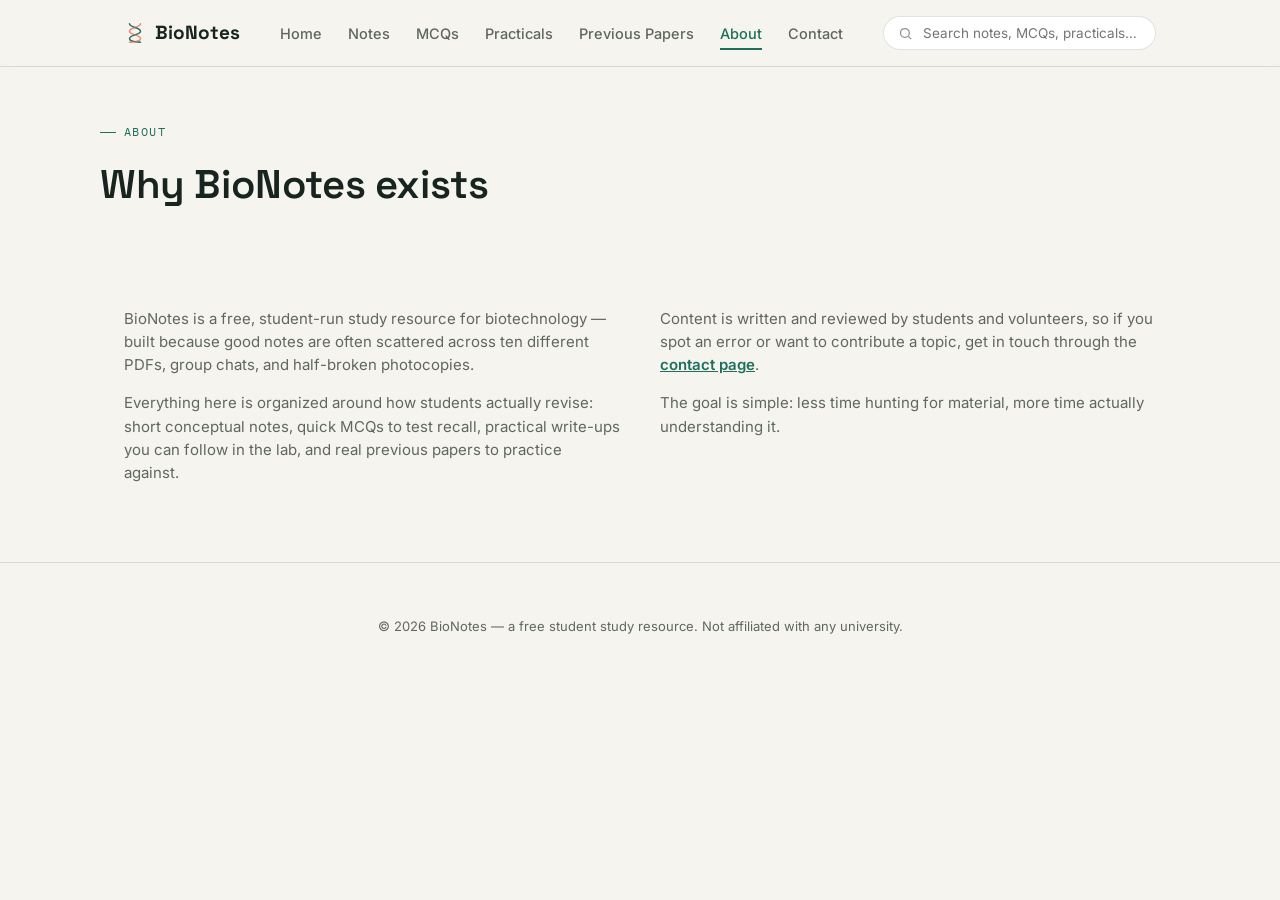
<file: about.html>
<!DOCTYPE html>
<html lang="en">
<head>
<meta charset="UTF-8">
<meta name="viewport" content="width=device-width, initial-scale=1.0">
<title>About — BioNotes</title>
<meta name="description" content="BioNotes is a free, student-run biotechnology study resource built to bring notes, MCQs, practicals and previous papers together in one organized place.">
<meta name="keywords" content="about BioNotes, biotechnology study resource, student-run biotechnology notes">
<meta name="robots" content="index, follow">
<link rel="canonical" href="https://example.com/about.html">
<meta property="og:type" content="website">
<meta property="og:title" content="About — BioNotes">
<meta property="og:description" content="Why BioNotes exists and who it's for.">
<meta property="og:url" content="https://example.com/about.html">
<link rel="preconnect" href="https://fonts.googleapis.com">
<link href="https://fonts.googleapis.com/css2?family=Space+Grotesk:wght@400;500;600;700&family=Inter:wght@400;500;600&family=IBM+Plex+Mono:wght@400;500&display=swap" rel="stylesheet">
<link rel="stylesheet" href="css/style.css">
</head>
<body data-page="about">

<header class="site">
  <nav class="nav">
    <a href="index.html" class="logo">
      <svg class="helix" viewBox="0 0 24 24" fill="none" xmlns="http://www.w3.org/2000/svg" aria-hidden="true">
        <path d="M6 2C6 6 18 6 18 10C18 14 6 14 6 18C6 22 18 22 18 22" stroke="#1E6F5C" stroke-width="1.6" stroke-linecap="round"/>
        <path d="M18 2C18 6 6 6 6 10C6 14 18 14 18 18C18 22 6 22 6 22" stroke="#E2634B" stroke-width="1.6" stroke-linecap="round" opacity="0.75"/>
      </svg>
      BioNotes
    </a>
    <ul class="nav-links" id="navLinks">
      <li><a href="index.html" data-page="home">Home</a></li>
      <li><a href="notes.html" data-page="notes">Notes</a></li>
      <li><a href="mcqs.html" data-page="mcqs">MCQs</a></li>
      <li><a href="practicals.html" data-page="practicals">Practicals</a></li>
      <li><a href="papers.html" data-page="papers">Previous Papers</a></li>
      <li><a href="about.html" data-page="about">About</a></li>
      <li><a href="contact.html" data-page="contact">Contact</a></li>
    </ul>
    <div class="nav-right">
      <div class="search-box">
        <svg width="15" height="15" viewBox="0 0 24 24" fill="none" stroke="currentColor" stroke-width="2"><circle cx="11" cy="11" r="7"/><line x1="21" y1="21" x2="16.65" y2="16.65"/></svg>
        <input type="text" id="searchInput" placeholder="Search notes, MCQs, practicals…" aria-label="Search site content">
      </div>
      <button class="hamburger" id="hamburgerBtn" aria-label="Toggle menu" aria-expanded="false">
        <span></span><span></span><span></span>
      </button>
    </div>
  </nav>
</header>

<main>
  <div class="wrap page-header">
    <div class="eyebrow">About</div>
    <h1>Why BioNotes exists</h1>
  </div>

  <section style="border-top:none;">
    <div class="wrap">
      <div class="about-grid">
        <div>
          <p>BioNotes is a free, student-run study resource for biotechnology — built because good notes are often scattered across ten different PDFs, group chats, and half-broken photocopies.</p>
          <p>Everything here is organized around how students actually revise: short conceptual notes, quick MCQs to test recall, practical write-ups you can follow in the lab, and real previous papers to practice against.</p>
        </div>
        <div>
          <p>Content is written and reviewed by students and volunteers, so if you spot an error or want to contribute a topic, get in touch through the <a href="contact.html" style="color:var(--teal); font-weight:600;">contact page</a>.</p>
          <p>The goal is simple: less time hunting for material, more time actually understanding it.</p>
        </div>
      </div>
    </div>
  </section>
</main>

<footer>
  <div class="wrap">
    <p>© <span id="year"></span> BioNotes — a free student study resource. Not affiliated with any university.</p>
  </div>
</footer>

<script src="js/main.js"></script>
</body>
</html>
</file>
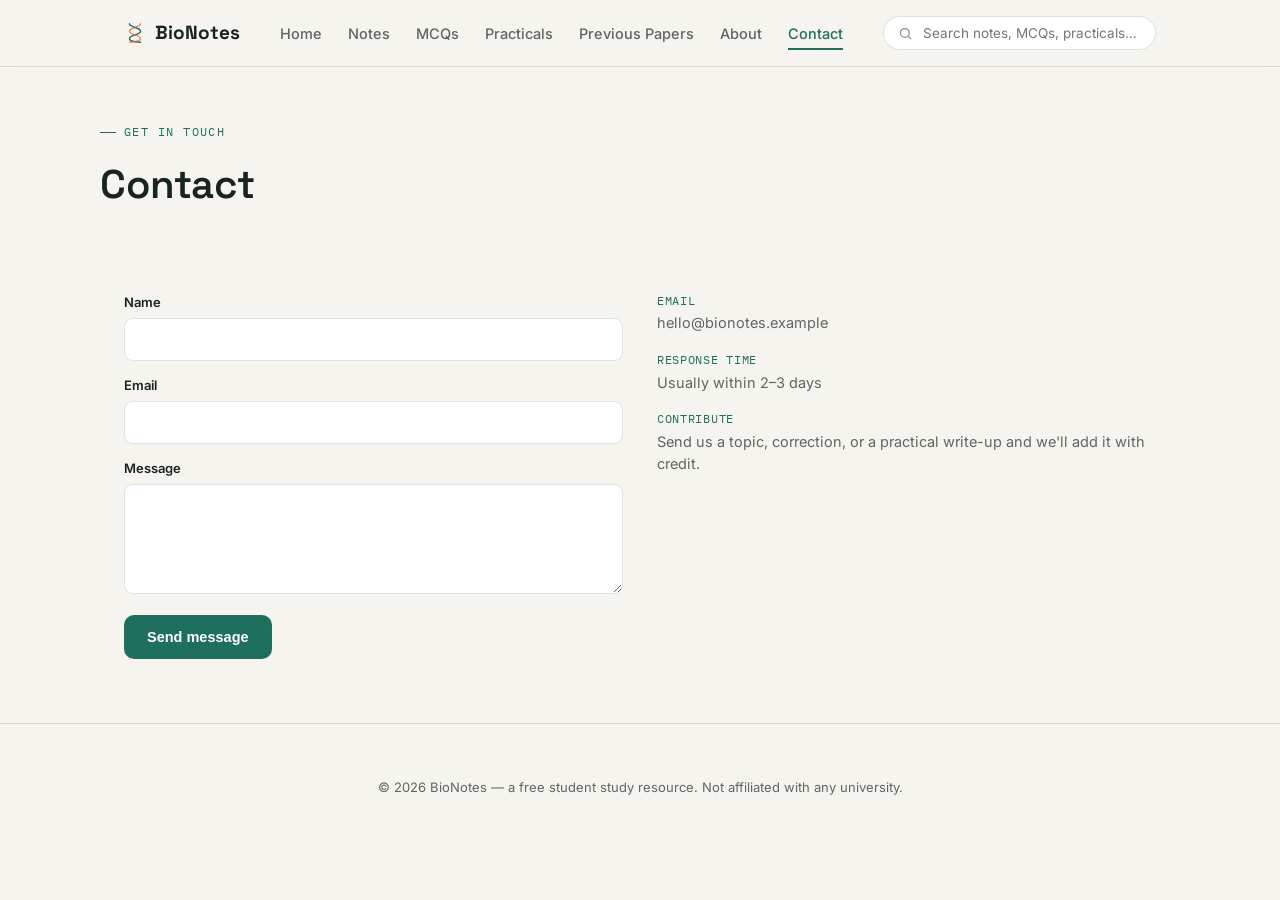
<file: contact.html>
<!DOCTYPE html>
<html lang="en">
<head>
<meta charset="UTF-8">
<meta name="viewport" content="width=device-width, initial-scale=1.0">
<title>Contact — BioNotes</title>
<meta name="description" content="Get in touch with BioNotes to report an error, suggest a topic, or contribute a practical write-up.">
<meta name="keywords" content="contact BioNotes, biotechnology notes contribution">
<meta name="robots" content="index, follow">
<link rel="canonical" href="https://example.com/contact.html">
<meta property="og:type" content="website">
<meta property="og:title" content="Contact — BioNotes">
<meta property="og:description" content="Get in touch with BioNotes.">
<meta property="og:url" content="https://example.com/contact.html">
<link rel="preconnect" href="https://fonts.googleapis.com">
<link href="https://fonts.googleapis.com/css2?family=Space+Grotesk:wght@400;500;600;700&family=Inter:wght@400;500;600&family=IBM+Plex+Mono:wght@400;500&display=swap" rel="stylesheet">
<link rel="stylesheet" href="css/style.css">
</head>
<body data-page="contact">

<header class="site">
  <nav class="nav">
    <a href="index.html" class="logo">
      <svg class="helix" viewBox="0 0 24 24" fill="none" xmlns="http://www.w3.org/2000/svg" aria-hidden="true">
        <path d="M6 2C6 6 18 6 18 10C18 14 6 14 6 18C6 22 18 22 18 22" stroke="#1E6F5C" stroke-width="1.6" stroke-linecap="round"/>
        <path d="M18 2C18 6 6 6 6 10C6 14 18 14 18 18C18 22 6 22 6 22" stroke="#E2634B" stroke-width="1.6" stroke-linecap="round" opacity="0.75"/>
      </svg>
      BioNotes
    </a>
    <ul class="nav-links" id="navLinks">
      <li><a href="index.html" data-page="home">Home</a></li>
      <li><a href="notes.html" data-page="notes">Notes</a></li>
      <li><a href="mcqs.html" data-page="mcqs">MCQs</a></li>
      <li><a href="practicals.html" data-page="practicals">Practicals</a></li>
      <li><a href="papers.html" data-page="papers">Previous Papers</a></li>
      <li><a href="about.html" data-page="about">About</a></li>
      <li><a href="contact.html" data-page="contact">Contact</a></li>
    </ul>
    <div class="nav-right">
      <div class="search-box">
        <svg width="15" height="15" viewBox="0 0 24 24" fill="none" stroke="currentColor" stroke-width="2"><circle cx="11" cy="11" r="7"/><line x1="21" y1="21" x2="16.65" y2="16.65"/></svg>
        <input type="text" id="searchInput" placeholder="Search notes, MCQs, practicals…" aria-label="Search site content">
      </div>
      <button class="hamburger" id="hamburgerBtn" aria-label="Toggle menu" aria-expanded="false">
        <span></span><span></span><span></span>
      </button>
    </div>
  </nav>
</header>

<main>
  <div class="wrap page-header">
    <div class="eyebrow">Get in touch</div>
    <h1>Contact</h1>
  </div>

  <section style="border-top:none;">
    <div class="wrap">
      <div class="contact-grid">
        <form class="contact-form" id="contactForm">
          <div class="field">
            <label for="cName">Name</label>
            <input type="text" id="cName" name="name" required>
          </div>
          <div class="field">
            <label for="cEmail">Email</label>
            <input type="email" id="cEmail" name="email" required>
          </div>
          <div class="field">
            <label for="cMsg">Message</label>
            <textarea id="cMsg" name="message" required></textarea>
          </div>
          <button type="submit" class="btn btn-primary" style="align-self:flex-start;">Send message</button>
          <p class="mono" id="formStatus" style="font-size:12.5px; color:var(--teal); display:none;">Thanks — your message is ready to send from your email app.</p>
        </form>
        <div class="contact-info">
          <div class="item"><span class="k">Email</span>hello@bionotes.example</div>
          <div class="item"><span class="k">Response time</span>Usually within 2–3 days</div>
          <div class="item"><span class="k">Contribute</span>Send us a topic, correction, or a practical write-up and we'll add it with credit.</div>
        </div>
      </div>
    </div>
  </section>
</main>

<footer>
  <div class="wrap">
    <p>© <span id="year"></span> BioNotes — a free student study resource. Not affiliated with any university.</p>
  </div>
</footer>

<script src="js/main.js"></script>
<script src="js/contact.js"></script>
</body>
</html>
</file>
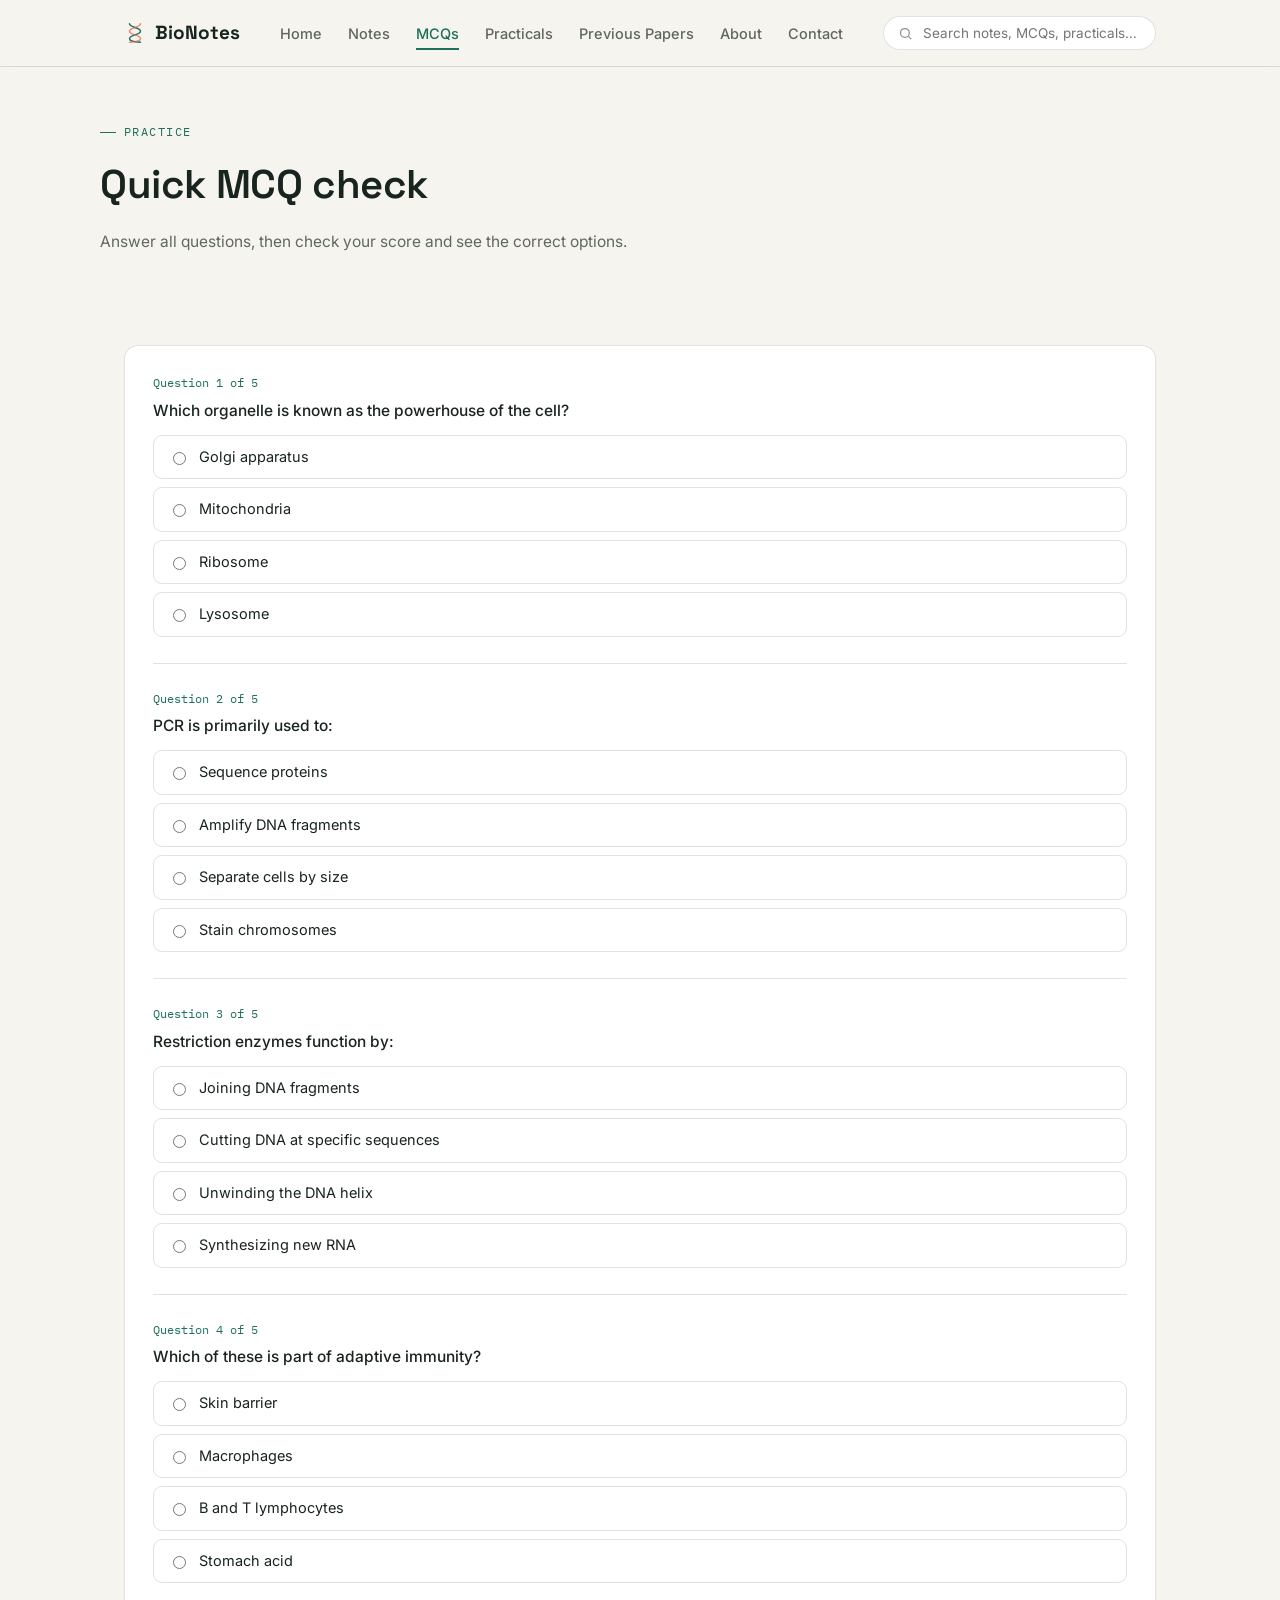
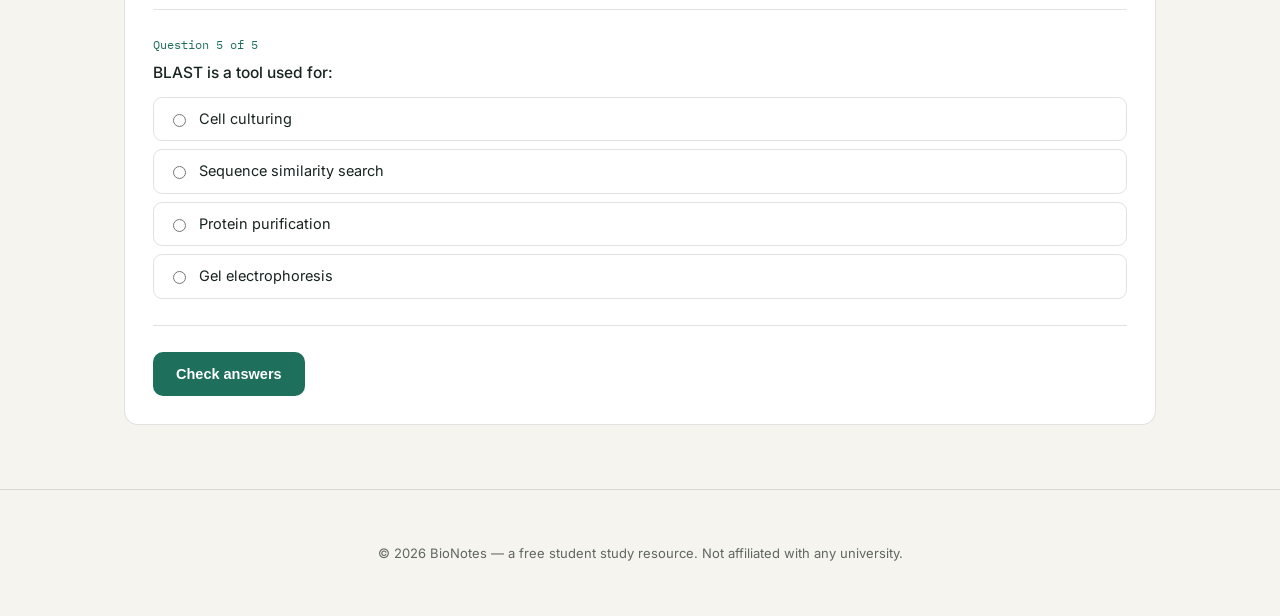
<file: mcqs.html>
<!DOCTYPE html>
<html lang="en">
<head>
<meta charset="UTF-8">
<meta name="viewport" content="width=device-width, initial-scale=1.0">
<title>Biotechnology MCQs — BioNotes</title>
<meta name="description" content="Practice biotechnology multiple-choice questions covering cell biology, genetics, genetic engineering, immunology and bioinformatics, with instant scoring.">
<meta name="keywords" content="biotechnology MCQs, biotech quiz, biotechnology practice questions">
<meta name="robots" content="index, follow">
<link rel="canonical" href="https://example.com/mcqs.html">
<meta property="og:type" content="website">
<meta property="og:title" content="Biotechnology MCQs — BioNotes">
<meta property="og:description" content="Practice biotechnology MCQs with instant scoring.">
<meta property="og:url" content="https://example.com/mcqs.html">
<link rel="preconnect" href="https://fonts.googleapis.com">
<link href="https://fonts.googleapis.com/css2?family=Space+Grotesk:wght@400;500;600;700&family=Inter:wght@400;500;600&family=IBM+Plex+Mono:wght@400;500&display=swap" rel="stylesheet">
<link rel="stylesheet" href="css/style.css">
</head>
<body data-page="mcqs">

<header class="site">
  <nav class="nav">
    <a href="index.html" class="logo">
      <svg class="helix" viewBox="0 0 24 24" fill="none" xmlns="http://www.w3.org/2000/svg" aria-hidden="true">
        <path d="M6 2C6 6 18 6 18 10C18 14 6 14 6 18C6 22 18 22 18 22" stroke="#1E6F5C" stroke-width="1.6" stroke-linecap="round"/>
        <path d="M18 2C18 6 6 6 6 10C6 14 18 14 18 18C18 22 6 22 6 22" stroke="#E2634B" stroke-width="1.6" stroke-linecap="round" opacity="0.75"/>
      </svg>
      BioNotes
    </a>
    <ul class="nav-links" id="navLinks">
      <li><a href="index.html" data-page="home">Home</a></li>
      <li><a href="notes.html" data-page="notes">Notes</a></li>
      <li><a href="mcqs.html" data-page="mcqs">MCQs</a></li>
      <li><a href="practicals.html" data-page="practicals">Practicals</a></li>
      <li><a href="papers.html" data-page="papers">Previous Papers</a></li>
      <li><a href="about.html" data-page="about">About</a></li>
      <li><a href="contact.html" data-page="contact">Contact</a></li>
    </ul>
    <div class="nav-right">
      <div class="search-box">
        <svg width="15" height="15" viewBox="0 0 24 24" fill="none" stroke="currentColor" stroke-width="2"><circle cx="11" cy="11" r="7"/><line x1="21" y1="21" x2="16.65" y2="16.65"/></svg>
        <input type="text" id="searchInput" placeholder="Search notes, MCQs, practicals…" aria-label="Search site content">
      </div>
      <button class="hamburger" id="hamburgerBtn" aria-label="Toggle menu" aria-expanded="false">
        <span></span><span></span><span></span>
      </button>
    </div>
  </nav>
</header>

<main>
  <div class="wrap page-header">
    <div class="eyebrow">Practice</div>
    <h1>Quick MCQ check</h1>
    <p class="lead">Answer all questions, then check your score and see the correct options.</p>
  </div>

  <section style="border-top:none;">
    <div class="wrap">
      <div class="quiz-panel" id="quizPanel">
        <!-- Rendered by js/mcqs.js from js/data.js -->
      </div>
    </div>
  </section>
</main>

<footer>
  <div class="wrap">
    <p>© <span id="year"></span> BioNotes — a free student study resource. Not affiliated with any university.</p>
  </div>
</footer>

<script src="js/data.js"></script>
<script src="js/main.js"></script>
<script src="js/mcqs.js"></script>
</body>
</html>
</file>
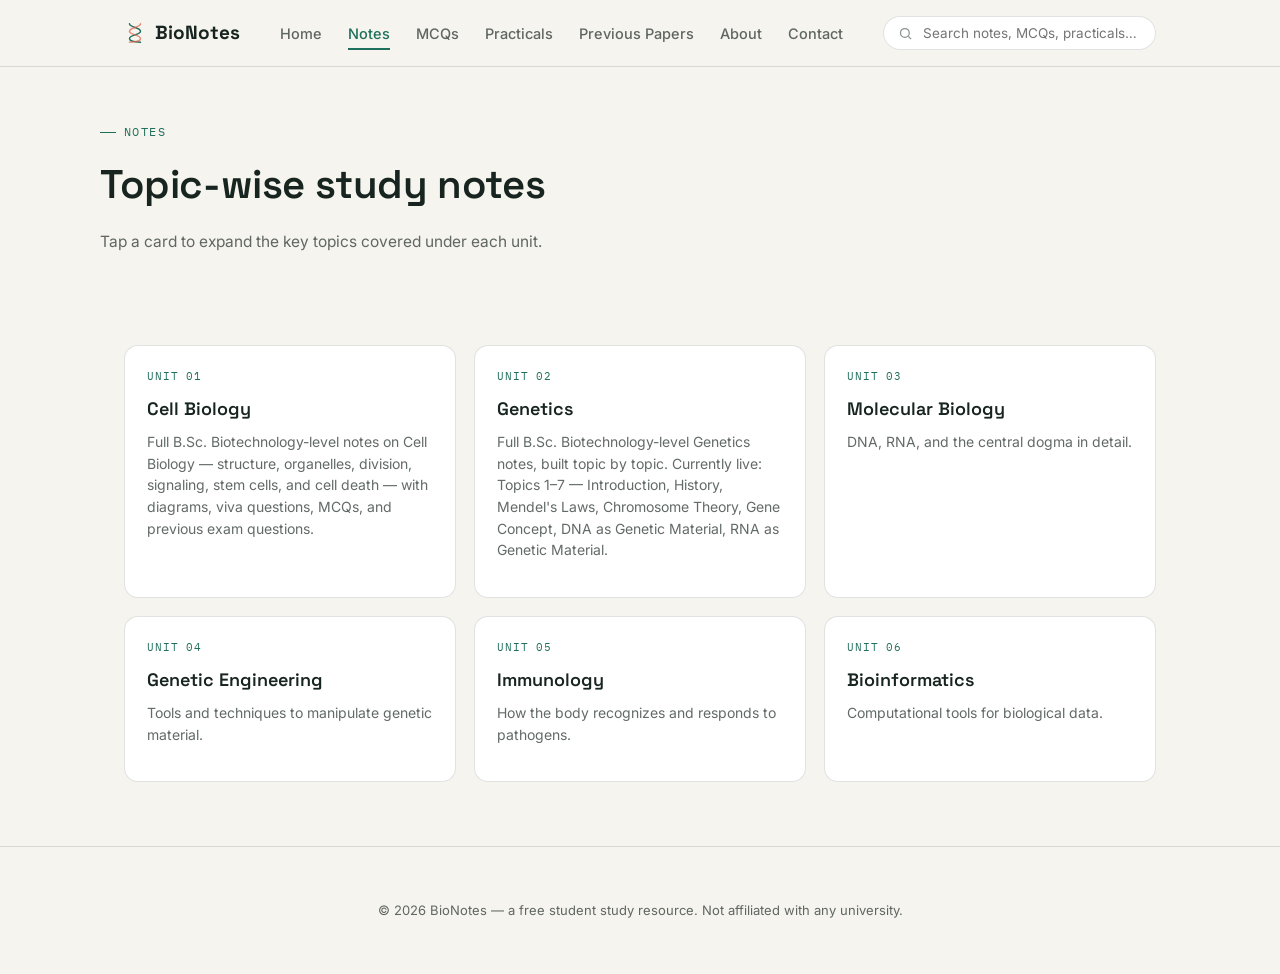
<file: notes.html>
<!DOCTYPE html>
<html lang="en">
<head>
<meta charset="UTF-8">
<meta name="viewport" content="width=device-width, initial-scale=1.0">
<title>Biotechnology Notes — BioNotes</title>
<meta name="description" content="Topic-wise biotechnology study notes covering cell biology, genetics, molecular biology, genetic engineering, immunology, and bioinformatics.">
<meta name="keywords" content="biotechnology notes, cell biology notes, genetics notes, molecular biology notes, bioinformatics notes">
<meta name="robots" content="index, follow">
<link rel="canonical" href="https://example.com/notes.html">
<meta property="og:type" content="website">
<meta property="og:title" content="Biotechnology Notes — BioNotes">
<meta property="og:description" content="Topic-wise biotechnology study notes across six core units.">
<meta property="og:url" content="https://example.com/notes.html">
<link rel="preconnect" href="https://fonts.googleapis.com">
<link href="https://fonts.googleapis.com/css2?family=Space+Grotesk:wght@400;500;600;700&family=Inter:wght@400;500;600&family=IBM+Plex+Mono:wght@400;500&display=swap" rel="stylesheet">
<link rel="stylesheet" href="css/style.css">
</head>
<body data-page="notes">

<header class="site">
  <nav class="nav">
    <a href="index.html" class="logo">
      <svg class="helix" viewBox="0 0 24 24" fill="none" xmlns="http://www.w3.org/2000/svg" aria-hidden="true">
        <path d="M6 2C6 6 18 6 18 10C18 14 6 14 6 18C6 22 18 22 18 22" stroke="#1E6F5C" stroke-width="1.6" stroke-linecap="round"/>
        <path d="M18 2C18 6 6 6 6 10C6 14 18 14 18 18C18 22 6 22 6 22" stroke="#E2634B" stroke-width="1.6" stroke-linecap="round" opacity="0.75"/>
      </svg>
      BioNotes
    </a>
    <ul class="nav-links" id="navLinks">
      <li><a href="index.html" data-page="home">Home</a></li>
      <li><a href="notes.html" data-page="notes">Notes</a></li>
      <li><a href="mcqs.html" data-page="mcqs">MCQs</a></li>
      <li><a href="practicals.html" data-page="practicals">Practicals</a></li>
      <li><a href="papers.html" data-page="papers">Previous Papers</a></li>
      <li><a href="about.html" data-page="about">About</a></li>
      <li><a href="contact.html" data-page="contact">Contact</a></li>
    </ul>
    <div class="nav-right">
      <div class="search-box">
        <svg width="15" height="15" viewBox="0 0 24 24" fill="none" stroke="currentColor" stroke-width="2"><circle cx="11" cy="11" r="7"/><line x1="21" y1="21" x2="16.65" y2="16.65"/></svg>
        <input type="text" id="searchInput" placeholder="Search notes, MCQs, practicals…" aria-label="Search site content">
      </div>
      <button class="hamburger" id="hamburgerBtn" aria-label="Toggle menu" aria-expanded="false">
        <span></span><span></span><span></span>
      </button>
    </div>
  </nav>
</header>

<main>
  <div class="wrap page-header">
    <div class="eyebrow">Notes</div>
    <h1>Topic-wise study notes</h1>
    <p class="lead">Tap a card to expand the key topics covered under each unit.</p>
  </div>

  <section style="border-top:none;">
    <div class="wrap">
      <div class="card-grid" id="notesGrid">
        <!-- Rendered by js/notes.js from js/data.js -->
      </div>
    </div>
  </section>
</main>

<footer>
  <div class="wrap">
    <p>© <span id="year"></span> BioNotes — a free student study resource. Not affiliated with any university.</p>
  </div>
</footer>

<script src="js/data.js"></script>
<script src="js/main.js"></script>
<script src="js/notes.js"></script>
</body>
</html>
</file>
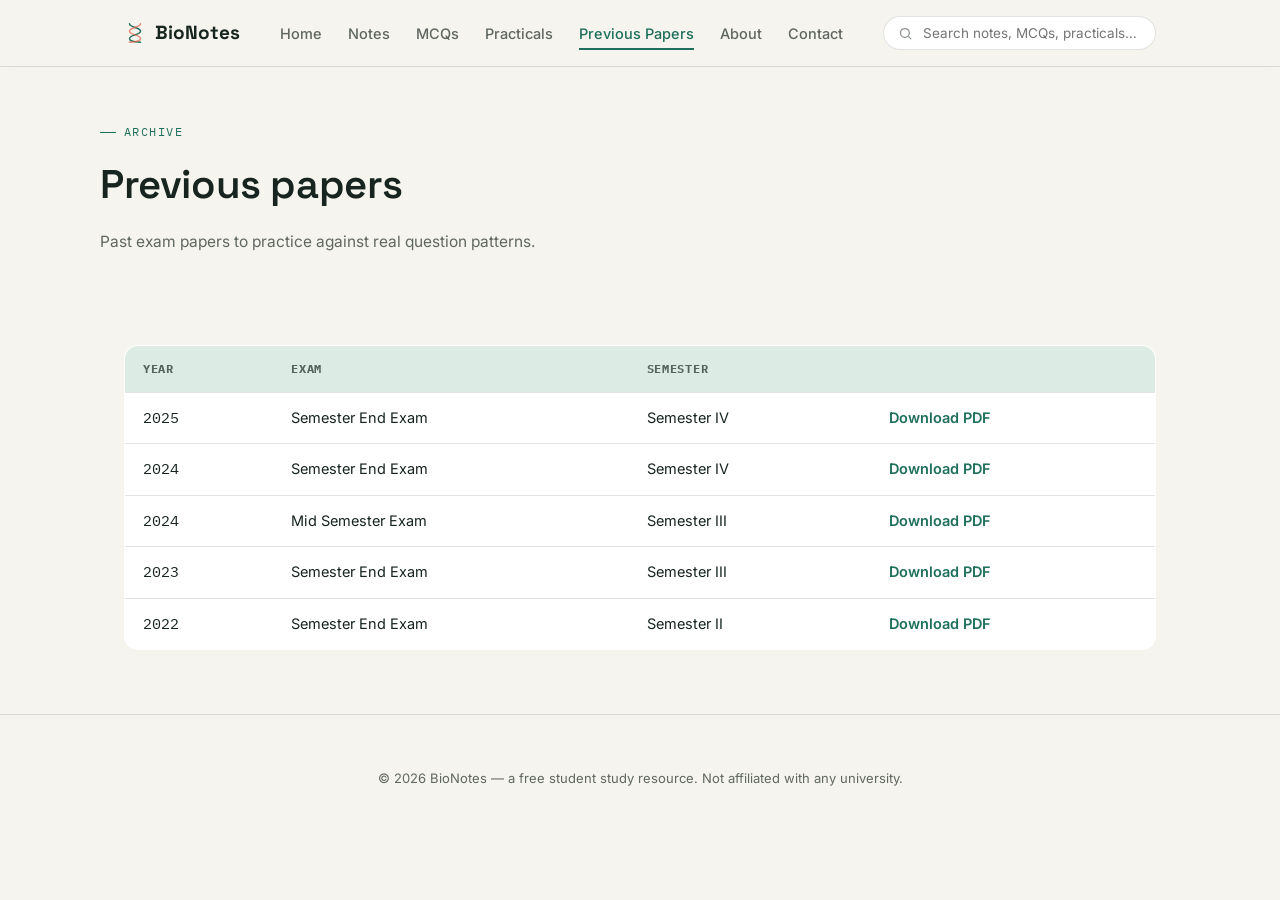
<file: papers.html>
<!DOCTYPE html>
<html lang="en">
<head>
<meta charset="UTF-8">
<meta name="viewport" content="width=device-width, initial-scale=1.0">
<title>Previous Papers — BioNotes</title>
<meta name="description" content="Previous biotechnology exam papers to practice against real question patterns, organized by year and semester.">
<meta name="keywords" content="biotechnology previous papers, biotech exam papers, biotechnology question papers">
<meta name="robots" content="index, follow">
<link rel="canonical" href="https://example.com/papers.html">
<meta property="og:type" content="website">
<meta property="og:title" content="Previous Papers — BioNotes">
<meta property="og:description" content="Previous biotechnology exam papers by year and semester.">
<meta property="og:url" content="https://example.com/papers.html">
<link rel="preconnect" href="https://fonts.googleapis.com">
<link href="https://fonts.googleapis.com/css2?family=Space+Grotesk:wght@400;500;600;700&family=Inter:wght@400;500;600&family=IBM+Plex+Mono:wght@400;500&display=swap" rel="stylesheet">
<link rel="stylesheet" href="css/style.css">
</head>
<body data-page="papers">

<header class="site">
  <nav class="nav">
    <a href="index.html" class="logo">
      <svg class="helix" viewBox="0 0 24 24" fill="none" xmlns="http://www.w3.org/2000/svg" aria-hidden="true">
        <path d="M6 2C6 6 18 6 18 10C18 14 6 14 6 18C6 22 18 22 18 22" stroke="#1E6F5C" stroke-width="1.6" stroke-linecap="round"/>
        <path d="M18 2C18 6 6 6 6 10C6 14 18 14 18 18C18 22 6 22 6 22" stroke="#E2634B" stroke-width="1.6" stroke-linecap="round" opacity="0.75"/>
      </svg>
      BioNotes
    </a>
    <ul class="nav-links" id="navLinks">
      <li><a href="index.html" data-page="home">Home</a></li>
      <li><a href="notes.html" data-page="notes">Notes</a></li>
      <li><a href="mcqs.html" data-page="mcqs">MCQs</a></li>
      <li><a href="practicals.html" data-page="practicals">Practicals</a></li>
      <li><a href="papers.html" data-page="papers">Previous Papers</a></li>
      <li><a href="about.html" data-page="about">About</a></li>
      <li><a href="contact.html" data-page="contact">Contact</a></li>
    </ul>
    <div class="nav-right">
      <div class="search-box">
        <svg width="15" height="15" viewBox="0 0 24 24" fill="none" stroke="currentColor" stroke-width="2"><circle cx="11" cy="11" r="7"/><line x1="21" y1="21" x2="16.65" y2="16.65"/></svg>
        <input type="text" id="searchInput" placeholder="Search notes, MCQs, practicals…" aria-label="Search site content">
      </div>
      <button class="hamburger" id="hamburgerBtn" aria-label="Toggle menu" aria-expanded="false">
        <span></span><span></span><span></span>
      </button>
    </div>
  </nav>
</header>

<main>
  <div class="wrap page-header">
    <div class="eyebrow">Archive</div>
    <h1>Previous papers</h1>
    <p class="lead">Past exam papers to practice against real question patterns.</p>
  </div>

  <section style="border-top:none;">
    <div class="wrap">
      <table class="paper-table" id="papersTable">
        <thead>
          <tr><th>Year</th><th>Exam</th><th>Semester</th><th></th></tr>
        </thead>
        <tbody>
          <!-- Rendered by js/papers.js from js/data.js -->
        </tbody>
      </table>
    </div>
  </section>
</main>

<footer>
  <div class="wrap">
    <p>© <span id="year"></span> BioNotes — a free student study resource. Not affiliated with any university.</p>
  </div>
</footer>

<script src="js/data.js"></script>
<script src="js/main.js"></script>
<script src="js/papers.js"></script>
</body>
</html>
</file>
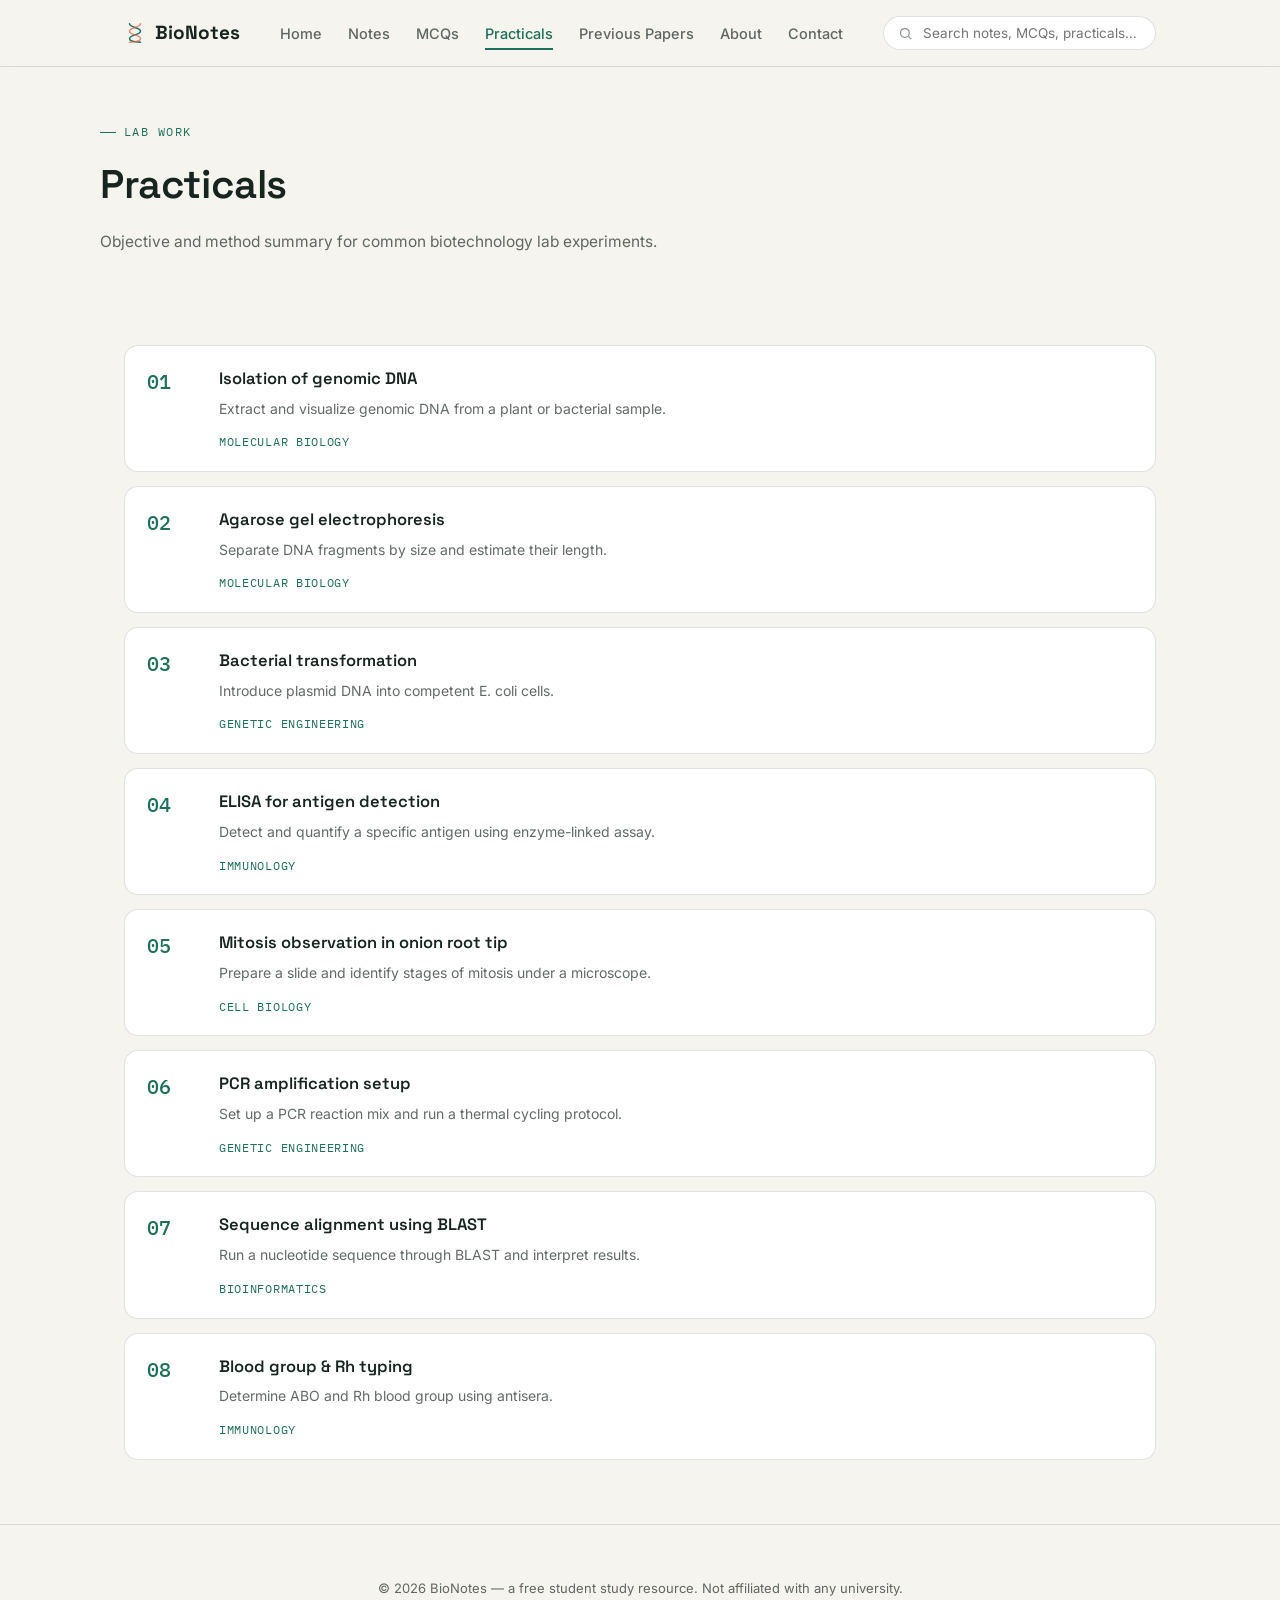
<file: practicals.html>
<!DOCTYPE html>
<html lang="en">
<head>
<meta charset="UTF-8">
<meta name="viewport" content="width=device-width, initial-scale=1.0">
<title>Biotechnology Practicals — BioNotes</title>
<meta name="description" content="Guided biotechnology lab practicals including DNA isolation, gel electrophoresis, bacterial transformation, ELISA, PCR, and BLAST sequence alignment.">
<meta name="keywords" content="biotechnology practicals, biotech lab experiments, PCR practical, ELISA practical, gel electrophoresis">
<meta name="robots" content="index, follow">
<link rel="canonical" href="https://example.com/practicals.html">
<meta property="og:type" content="website">
<meta property="og:title" content="Biotechnology Practicals — BioNotes">
<meta property="og:description" content="Guided biotechnology lab practicals for students.">
<meta property="og:url" content="https://example.com/practicals.html">
<link rel="preconnect" href="https://fonts.googleapis.com">
<link href="https://fonts.googleapis.com/css2?family=Space+Grotesk:wght@400;500;600;700&family=Inter:wght@400;500;600&family=IBM+Plex+Mono:wght@400;500&display=swap" rel="stylesheet">
<link rel="stylesheet" href="css/style.css">
</head>
<body data-page="practicals">

<header class="site">
  <nav class="nav">
    <a href="index.html" class="logo">
      <svg class="helix" viewBox="0 0 24 24" fill="none" xmlns="http://www.w3.org/2000/svg" aria-hidden="true">
        <path d="M6 2C6 6 18 6 18 10C18 14 6 14 6 18C6 22 18 22 18 22" stroke="#1E6F5C" stroke-width="1.6" stroke-linecap="round"/>
        <path d="M18 2C18 6 6 6 6 10C6 14 18 14 18 18C18 22 6 22 6 22" stroke="#E2634B" stroke-width="1.6" stroke-linecap="round" opacity="0.75"/>
      </svg>
      BioNotes
    </a>
    <ul class="nav-links" id="navLinks">
      <li><a href="index.html" data-page="home">Home</a></li>
      <li><a href="notes.html" data-page="notes">Notes</a></li>
      <li><a href="mcqs.html" data-page="mcqs">MCQs</a></li>
      <li><a href="practicals.html" data-page="practicals">Practicals</a></li>
      <li><a href="papers.html" data-page="papers">Previous Papers</a></li>
      <li><a href="about.html" data-page="about">About</a></li>
      <li><a href="contact.html" data-page="contact">Contact</a></li>
    </ul>
    <div class="nav-right">
      <div class="search-box">
        <svg width="15" height="15" viewBox="0 0 24 24" fill="none" stroke="currentColor" stroke-width="2"><circle cx="11" cy="11" r="7"/><line x1="21" y1="21" x2="16.65" y2="16.65"/></svg>
        <input type="text" id="searchInput" placeholder="Search notes, MCQs, practicals…" aria-label="Search site content">
      </div>
      <button class="hamburger" id="hamburgerBtn" aria-label="Toggle menu" aria-expanded="false">
        <span></span><span></span><span></span>
      </button>
    </div>
  </nav>
</header>

<main>
  <div class="wrap page-header">
    <div class="eyebrow">Lab work</div>
    <h1>Practicals</h1>
    <p class="lead">Objective and method summary for common biotechnology lab experiments.</p>
  </div>

  <section style="border-top:none;">
    <div class="wrap">
      <div class="prac-list" id="pracList">
        <!-- Rendered by js/practicals.js from js/data.js -->
      </div>
    </div>
  </section>
</main>

<footer>
  <div class="wrap">
    <p>© <span id="year"></span> BioNotes — a free student study resource. Not affiliated with any university.</p>
  </div>
</footer>

<script src="js/data.js"></script>
<script src="js/main.js"></script>
<script src="js/practicals.js"></script>
</body>
</html>
</file>
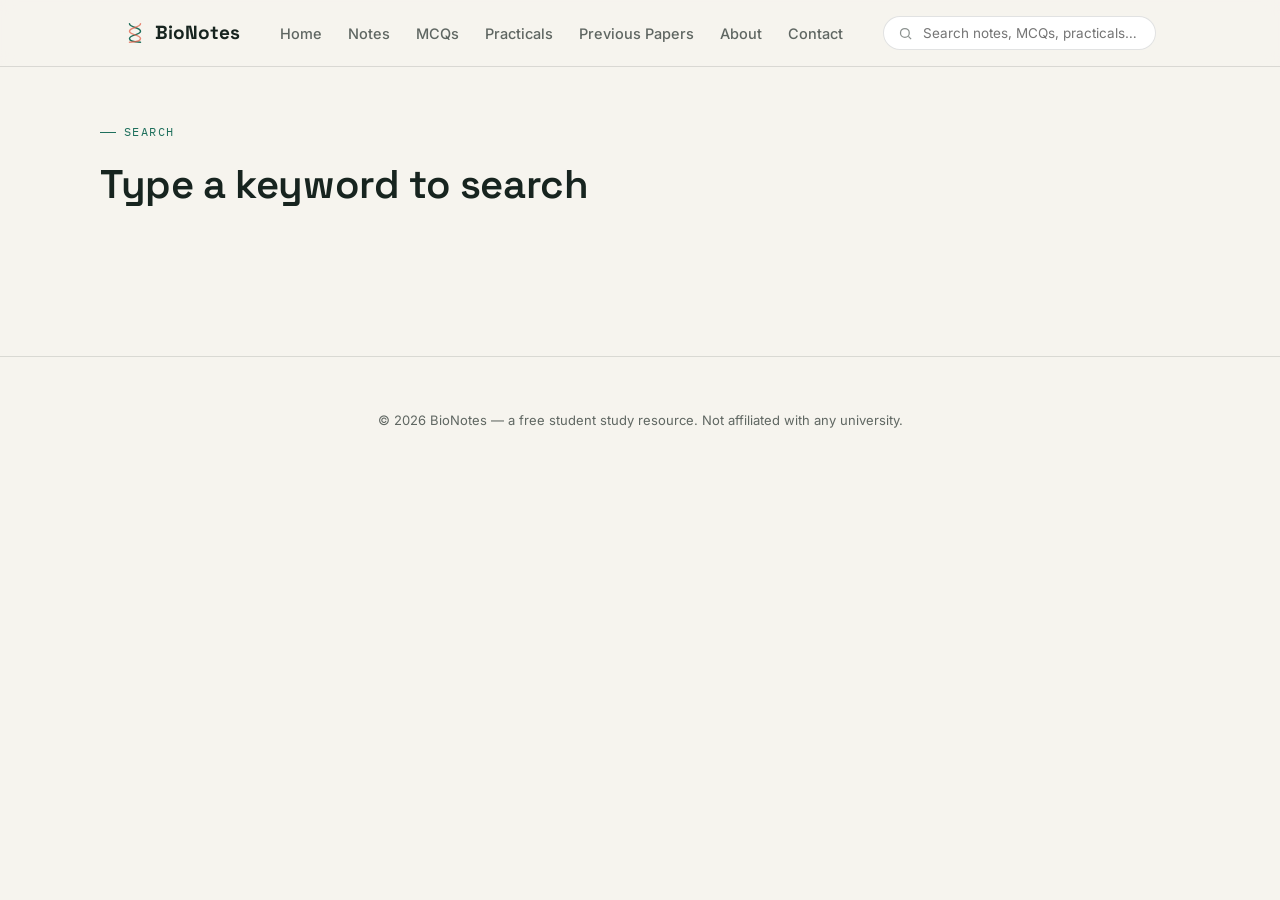
<file: search.html>
<!DOCTYPE html>
<html lang="en">
<head>
<meta charset="UTF-8">
<meta name="viewport" content="width=device-width, initial-scale=1.0">
<title>Search — BioNotes</title>
<meta name="description" content="Search across BioNotes notes, MCQs, and practicals.">
<!-- Search results are user-driven, so this page is excluded from indexing -->
<meta name="robots" content="noindex, follow">
<link rel="canonical" href="https://example.com/search.html">
<link rel="preconnect" href="https://fonts.googleapis.com">
<link href="https://fonts.googleapis.com/css2?family=Space+Grotesk:wght@400;500;600;700&family=Inter:wght@400;500;600&family=IBM+Plex+Mono:wght@400;500&display=swap" rel="stylesheet">
<link rel="stylesheet" href="css/style.css">
</head>
<body data-page="search">

<header class="site">
  <nav class="nav">
    <a href="index.html" class="logo">
      <svg class="helix" viewBox="0 0 24 24" fill="none" xmlns="http://www.w3.org/2000/svg" aria-hidden="true">
        <path d="M6 2C6 6 18 6 18 10C18 14 6 14 6 18C6 22 18 22 18 22" stroke="#1E6F5C" stroke-width="1.6" stroke-linecap="round"/>
        <path d="M18 2C18 6 6 6 6 10C6 14 18 14 18 18C18 22 6 22 6 22" stroke="#E2634B" stroke-width="1.6" stroke-linecap="round" opacity="0.75"/>
      </svg>
      BioNotes
    </a>
    <ul class="nav-links" id="navLinks">
      <li><a href="index.html" data-page="home">Home</a></li>
      <li><a href="notes.html" data-page="notes">Notes</a></li>
      <li><a href="mcqs.html" data-page="mcqs">MCQs</a></li>
      <li><a href="practicals.html" data-page="practicals">Practicals</a></li>
      <li><a href="papers.html" data-page="papers">Previous Papers</a></li>
      <li><a href="about.html" data-page="about">About</a></li>
      <li><a href="contact.html" data-page="contact">Contact</a></li>
    </ul>
    <div class="nav-right">
      <div class="search-box">
        <svg width="15" height="15" viewBox="0 0 24 24" fill="none" stroke="currentColor" stroke-width="2"><circle cx="11" cy="11" r="7"/><line x1="21" y1="21" x2="16.65" y2="16.65"/></svg>
        <input type="text" id="searchInput" placeholder="Search notes, MCQs, practicals…" aria-label="Search site content">
      </div>
      <button class="hamburger" id="hamburgerBtn" aria-label="Toggle menu" aria-expanded="false">
        <span></span><span></span><span></span>
      </button>
    </div>
  </nav>
</header>

<main>
  <div class="wrap page-header">
    <div class="eyebrow">Search</div>
    <h1 id="searchQueryText">Type a keyword to search</h1>
  </div>

  <section style="border-top:none;">
    <div class="wrap">
      <div id="search-results" class="show"></div>
    </div>
  </section>
</main>

<footer>
  <div class="wrap">
    <p>© <span id="year"></span> BioNotes — a free student study resource. Not affiliated with any university.</p>
  </div>
</footer>

<script src="js/data.js"></script>
<script src="js/main.js"></script>
<script src="js/search.js"></script>
</body>
</html>
</file>
<file: css/style.css>
/* ==========================================================================
   BioNotes — Shared stylesheet
   Same design tokens/colors/layout as the original single-page version.
   Used by every page in the site.
   ========================================================================== */

:root{
  --paper:#F6F4EE;
  --panel:#FFFFFF;
  --ink:#17241F;
  --ink-soft:rgba(23,36,31,0.68);
  --teal:#1E6F5C;
  --teal-deep:#12463A;
  --teal-soft:#DCEBE4;
  --coral:#E2634B;
  --coral-soft:#FBE3DD;
  --line:rgba(23,36,31,0.13);
  --radius:14px;
  --mono:'IBM Plex Mono', monospace;
}
*{box-sizing:border-box;}
html{scroll-behavior:smooth;}
body{
  margin:0;
  background:var(--paper);
  color:var(--ink);
  font-family:'Inter', sans-serif;
  line-height:1.55;
}
h1,h2,h3,h4{font-family:'Space Grotesk', sans-serif; font-weight:600; margin:0;}
a{color:inherit;}
img{max-width:100%;}
.mono{font-family:var(--mono);}
@media (prefers-reduced-motion: reduce){ *{animation:none !important; transition:none !important;} }

.wrap{max-width:1080px; margin:0 auto; padding:0 24px;}
.eyebrow{
  font-family:var(--mono); font-size:12px; letter-spacing:0.12em; text-transform:uppercase;
  color:var(--teal); margin-bottom:10px; display:flex; align-items:center; gap:8px;
}
.eyebrow::before{content:''; width:16px; height:1px; background:var(--teal);}

/* ---------- NAV ---------- */
header.site{
  position:sticky; top:0; z-index:50;
  background:rgba(246,244,238,0.92);
  backdrop-filter:blur(8px);
  border-bottom:1px solid var(--line);
}
.nav{
  display:flex; align-items:center; justify-content:space-between;
  padding:16px 24px; max-width:1080px; margin:0 auto;
}
.logo{
  display:flex; align-items:center; gap:9px;
  font-family:'Space Grotesk', sans-serif; font-weight:700; font-size:19px; text-decoration:none;
}
.logo .helix{width:22px; height:22px; flex-shrink:0;}
.nav-links{display:flex; gap:26px; list-style:none; margin:0; padding:0;}
.nav-links a{
  text-decoration:none; font-size:14.5px; font-weight:500; color:var(--ink-soft);
  padding:6px 0; border-bottom:2px solid transparent; transition:color .15s ease, border-color .15s ease;
}
.nav-links a:hover, .nav-links a.active{color:var(--teal); border-color:var(--teal);}
.nav-right{display:flex; align-items:center; gap:14px;}
.search-box{
  display:flex; align-items:center; gap:8px;
  border:1px solid var(--line); border-radius:20px; padding:7px 14px;
  background:var(--panel); min-width:180px;
}
.search-box input{
  border:none; outline:none; background:transparent; font-family:'Inter', sans-serif;
  font-size:13.5px; width:100%; color:var(--ink);
}
.search-box svg{flex-shrink:0; opacity:0.5;}
.hamburger{display:none; flex-direction:column; gap:5px; background:none; border:none; cursor:pointer; padding:6px;}
.hamburger span{width:22px; height:2px; background:var(--ink);}

@media (max-width: 860px){
  .nav-links{
    position:fixed; top:65px; left:0; right:0; background:var(--paper);
    flex-direction:column; gap:0; border-bottom:1px solid var(--line);
    max-height:0; overflow:hidden; transition:max-height .25s ease;
  }
  .nav-links.open{max-height:420px;}
  .nav-links li{width:100%;}
  .nav-links a{display:block; padding:14px 24px; border-bottom:1px solid var(--line); border-left:2px solid transparent;}
  .nav-links a.active{border-left-color:var(--teal); border-bottom-color:var(--line);}
  .search-box{display:none;}
  .hamburger{display:flex;}
}

/* ---------- HERO (home page) ---------- */
.hero{padding:76px 0 60px; position:relative; overflow:hidden;}
.hero-grid{display:grid; grid-template-columns:1.1fr 0.9fr; gap:40px; align-items:center;}
@media (max-width:780px){ .hero-grid{grid-template-columns:1fr;} }
.hero h1{font-size:clamp(32px,5.4vw,50px); line-height:1.1; letter-spacing:-0.01em;}
.hero h1 em{font-style:normal; color:var(--teal);}
.hero p.lead{margin-top:18px; font-size:16.5px; color:var(--ink-soft); max-width:52ch;}
.hero-ctas{display:flex; gap:12px; margin-top:28px; flex-wrap:wrap;}
.btn{
  display:inline-flex; align-items:center; gap:8px;
  padding:13px 22px; border-radius:10px; font-weight:600; font-size:14.5px;
  text-decoration:none; cursor:pointer; border:1px solid transparent; transition:opacity .15s ease, transform .15s ease;
}
.btn:hover{transform:translateY(-1px);}
.btn-primary{background:var(--teal); color:#fff;}
.btn-ghost{background:transparent; border-color:var(--line); color:var(--ink);}

.helix-art{
  width:100%; aspect-ratio:1/1; max-width:320px; margin:0 auto;
  display:flex; align-items:center; justify-content:center;
}
.stats-row{
  display:grid; grid-template-columns:repeat(4,1fr); gap:16px; margin-top:52px;
  border-top:1px solid var(--line); padding-top:28px;
}
@media (max-width:640px){ .stats-row{grid-template-columns:repeat(2,1fr);} }
.stat .num{font-family:'Space Grotesk',sans-serif; font-size:28px; font-weight:700; color:var(--teal-deep);}
.stat .label{font-size:12.5px; color:var(--ink-soft); margin-top:2px;}

/* ---------- PAGE HEADER (non-home pages) ---------- */
.page-header{padding:56px 0 12px;}
.page-header .eyebrow{margin-bottom:12px;}
.page-header h1{font-size:clamp(28px,4.6vw,40px); letter-spacing:-0.01em;}
.page-header p.lead{margin-top:14px; font-size:15.5px; color:var(--ink-soft); max-width:56ch;}

section{padding:64px 0; border-top:1px solid var(--line);}
.section-head{display:flex; justify-content:space-between; align-items:flex-end; gap:20px; margin-bottom:34px; flex-wrap:wrap;}
.section-head h2{font-size:clamp(24px,3.6vw,32px);}
.section-head p{color:var(--ink-soft); font-size:14.5px; max-width:50ch; margin-top:6px;}

/* ---------- NOTES ---------- */
.card-grid{display:grid; grid-template-columns:repeat(3,1fr); gap:18px;}
@media (max-width:860px){ .card-grid{grid-template-columns:repeat(2,1fr);} }
@media (max-width:600px){ .card-grid{grid-template-columns:1fr;} }
.note-card{
  background:var(--panel); border:1px solid var(--line); border-radius:var(--radius);
  padding:22px; cursor:pointer; transition:border-color .18s ease, transform .18s ease;
}
.note-card:hover{border-color:var(--teal); transform:translateY(-2px);}
.note-card .tag{font-family:var(--mono); font-size:11px; color:var(--teal); text-transform:uppercase; letter-spacing:0.08em;}
.note-card h3{font-size:18px; margin-top:10px;}
.note-card p{font-size:14px; color:var(--ink-soft); margin-top:8px;}
.note-card .topics{margin-top:14px; display:none; font-size:13.5px; color:var(--ink-soft); border-top:1px dashed var(--line); padding-top:12px;}
.note-card .topics.open{display:block;}
.note-card .topics ul{margin:0; padding-left:18px;}
.note-card .topics li{margin-bottom:5px;}

/* ---------- MCQ ---------- */
.quiz-panel{background:var(--panel); border:1px solid var(--line); border-radius:var(--radius); padding:28px;}
.q{margin-bottom:26px; padding-bottom:26px; border-bottom:1px solid var(--line);}
.q:last-child{border-bottom:none; margin-bottom:0; padding-bottom:0;}
.q-num{font-family:var(--mono); font-size:12px; color:var(--teal); margin-bottom:6px;}
.q-text{font-size:15.5px; font-weight:500; margin-bottom:12px;}
.options{display:flex; flex-direction:column; gap:8px;}
.option{
  display:flex; align-items:center; gap:10px; border:1px solid var(--line);
  border-radius:9px; padding:10px 14px; cursor:pointer; font-size:14.5px;
}
.option:hover{border-color:var(--teal);}
.option input{accent-color:var(--teal);}
.option.correct{border-color:var(--teal); background:var(--teal-soft);}
.option.incorrect{border-color:var(--coral); background:var(--coral-soft);}
.quiz-actions{display:flex; align-items:center; gap:16px; margin-top:8px;}
.score-box{font-family:var(--mono); font-size:14px; color:var(--ink-soft);}

/* ---------- PRACTICALS ---------- */
.prac-list{display:flex; flex-direction:column; gap:14px;}
.prac{
  background:var(--panel); border:1px solid var(--line); border-radius:var(--radius);
  padding:20px 22px; display:grid; grid-template-columns:56px 1fr; gap:16px; align-items:start;
}
.prac-index{font-family:var(--mono); font-size:20px; color:var(--teal); font-weight:500;}
.prac h3{font-size:16.5px;}
.prac p{font-size:14px; color:var(--ink-soft); margin-top:6px;}
.prac .meta{font-family:var(--mono); font-size:11.5px; color:var(--teal); margin-top:8px; text-transform:uppercase; letter-spacing:0.06em;}

/* ---------- PREVIOUS PAPERS ---------- */
.paper-table{width:100%; border-collapse:collapse; background:var(--panel); border:1px solid var(--line); border-radius:var(--radius); overflow:hidden;}
.paper-table th, .paper-table td{text-align:left; padding:14px 18px; font-size:14.5px; border-bottom:1px solid var(--line);}
.paper-table th{font-family:var(--mono); font-size:11.5px; text-transform:uppercase; letter-spacing:0.06em; color:var(--ink-soft); background:var(--teal-soft);}
.paper-table tr:last-child td{border-bottom:none;}
.dl-link{color:var(--teal); font-weight:600; text-decoration:none;}
.dl-link:hover{text-decoration:underline;}

/* ---------- ABOUT ---------- */
.about-grid{display:grid; grid-template-columns:1fr 1fr; gap:40px;}
@media (max-width:780px){ .about-grid{grid-template-columns:1fr;} }
.about-grid p{color:var(--ink-soft); font-size:15px; margin-bottom:14px;}

/* ---------- CONTACT ---------- */
.contact-grid{display:grid; grid-template-columns:1fr 1fr; gap:34px;}
@media (max-width:780px){ .contact-grid{grid-template-columns:1fr;} }
form.contact-form{display:flex; flex-direction:column; gap:14px;}
.field label{font-size:13px; font-weight:600; margin-bottom:6px; display:block;}
.field input, .field textarea{
  width:100%; border:1px solid var(--line); border-radius:9px; padding:12px 14px;
  font-family:'Inter', sans-serif; font-size:14.5px; background:var(--panel); color:var(--ink);
}
.field textarea{min-height:110px; resize:vertical;}
.contact-info{font-size:14.5px; color:var(--ink-soft);}
.contact-info .item{margin-bottom:16px;}
.contact-info .item .k{font-family:var(--mono); font-size:11.5px; text-transform:uppercase; color:var(--teal); letter-spacing:0.06em; display:block; margin-bottom:3px;}

/* ---------- SEARCH RESULTS ---------- */
#search-results{display:none;}
#search-results.show{display:block;}
.result-item{background:var(--panel); border:1px solid var(--line); border-radius:10px; padding:16px 18px; margin-bottom:10px;}
.result-item .rtag{font-family:var(--mono); font-size:11px; color:var(--teal); text-transform:uppercase;}
.result-item h4{font-size:15.5px; margin-top:6px;}
.no-results{color:var(--ink-soft); font-size:14.5px;}

footer{padding:40px 0; text-align:center; border-top:1px solid var(--line);}
footer p{font-size:13px; color:var(--ink-soft);}

.visually-hidden{position:absolute; width:1px; height:1px; overflow:hidden; clip:rect(0,0,0,0);}
</file>
